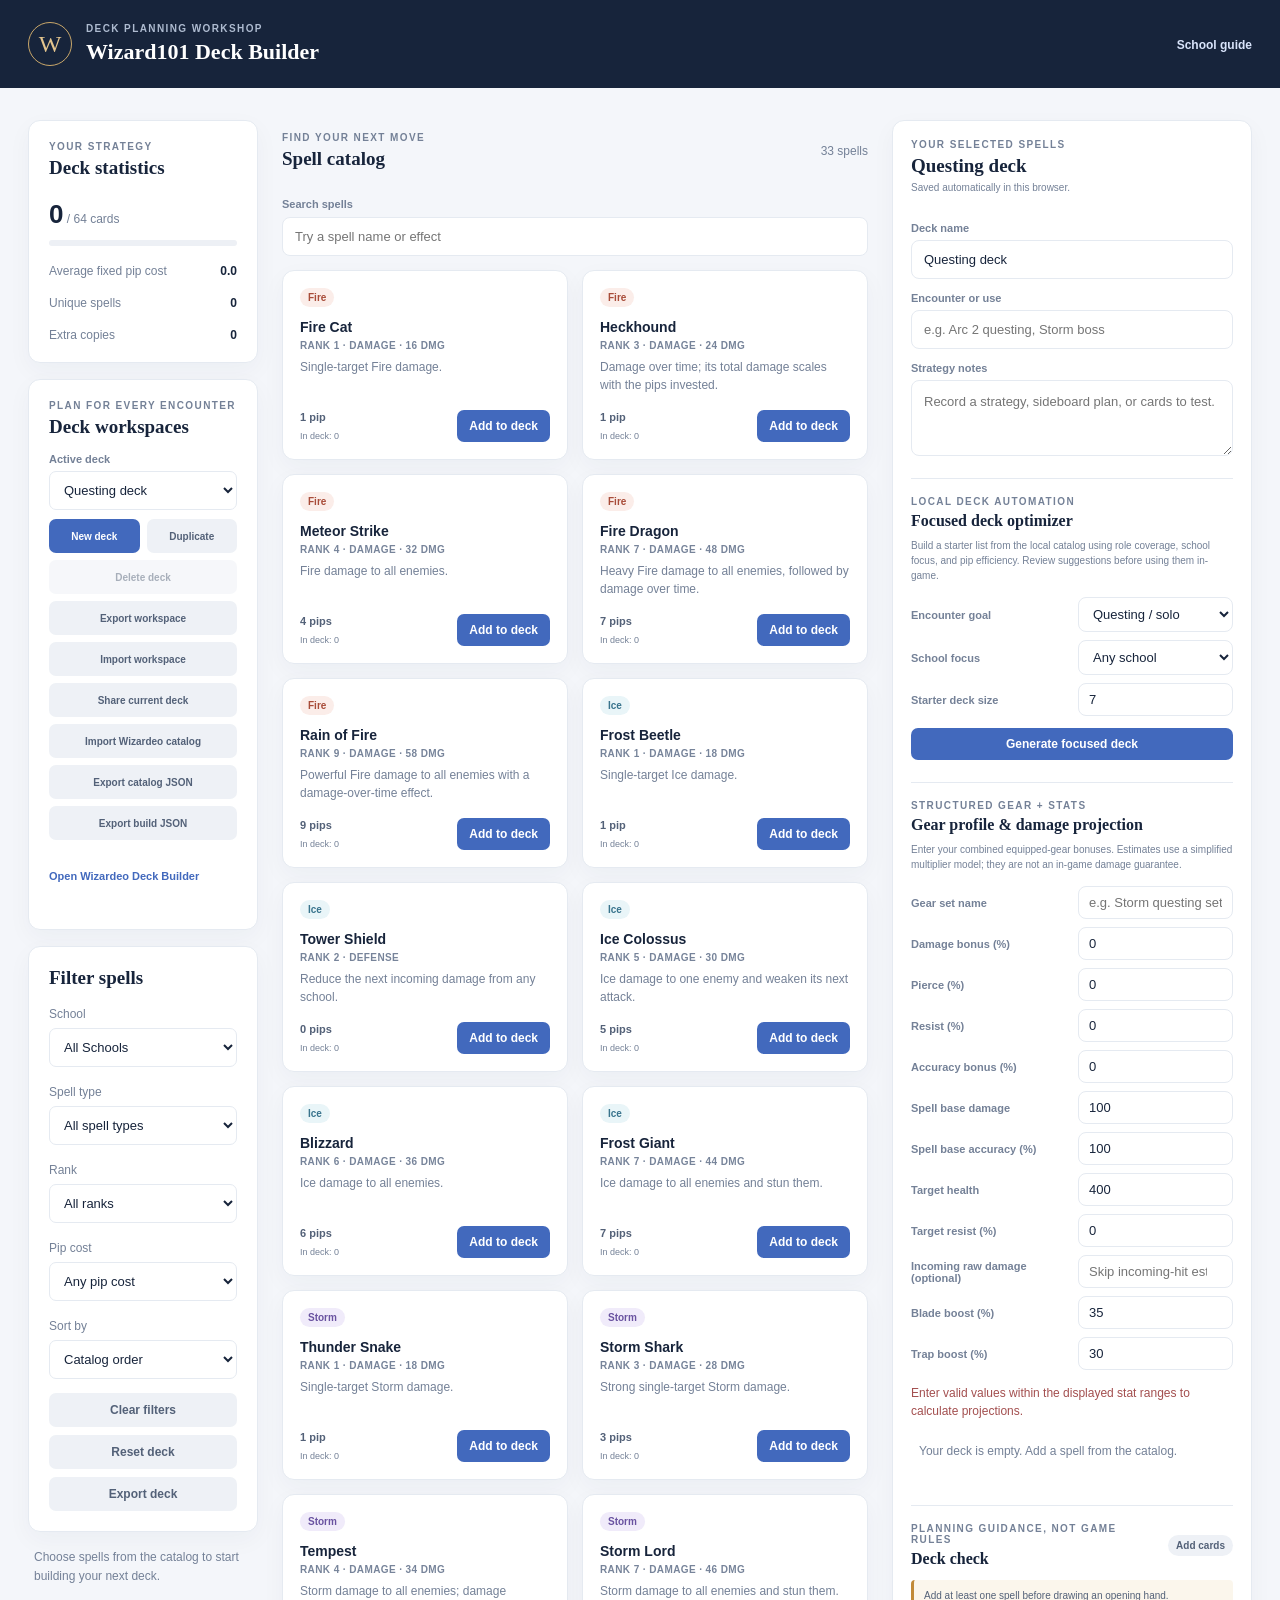
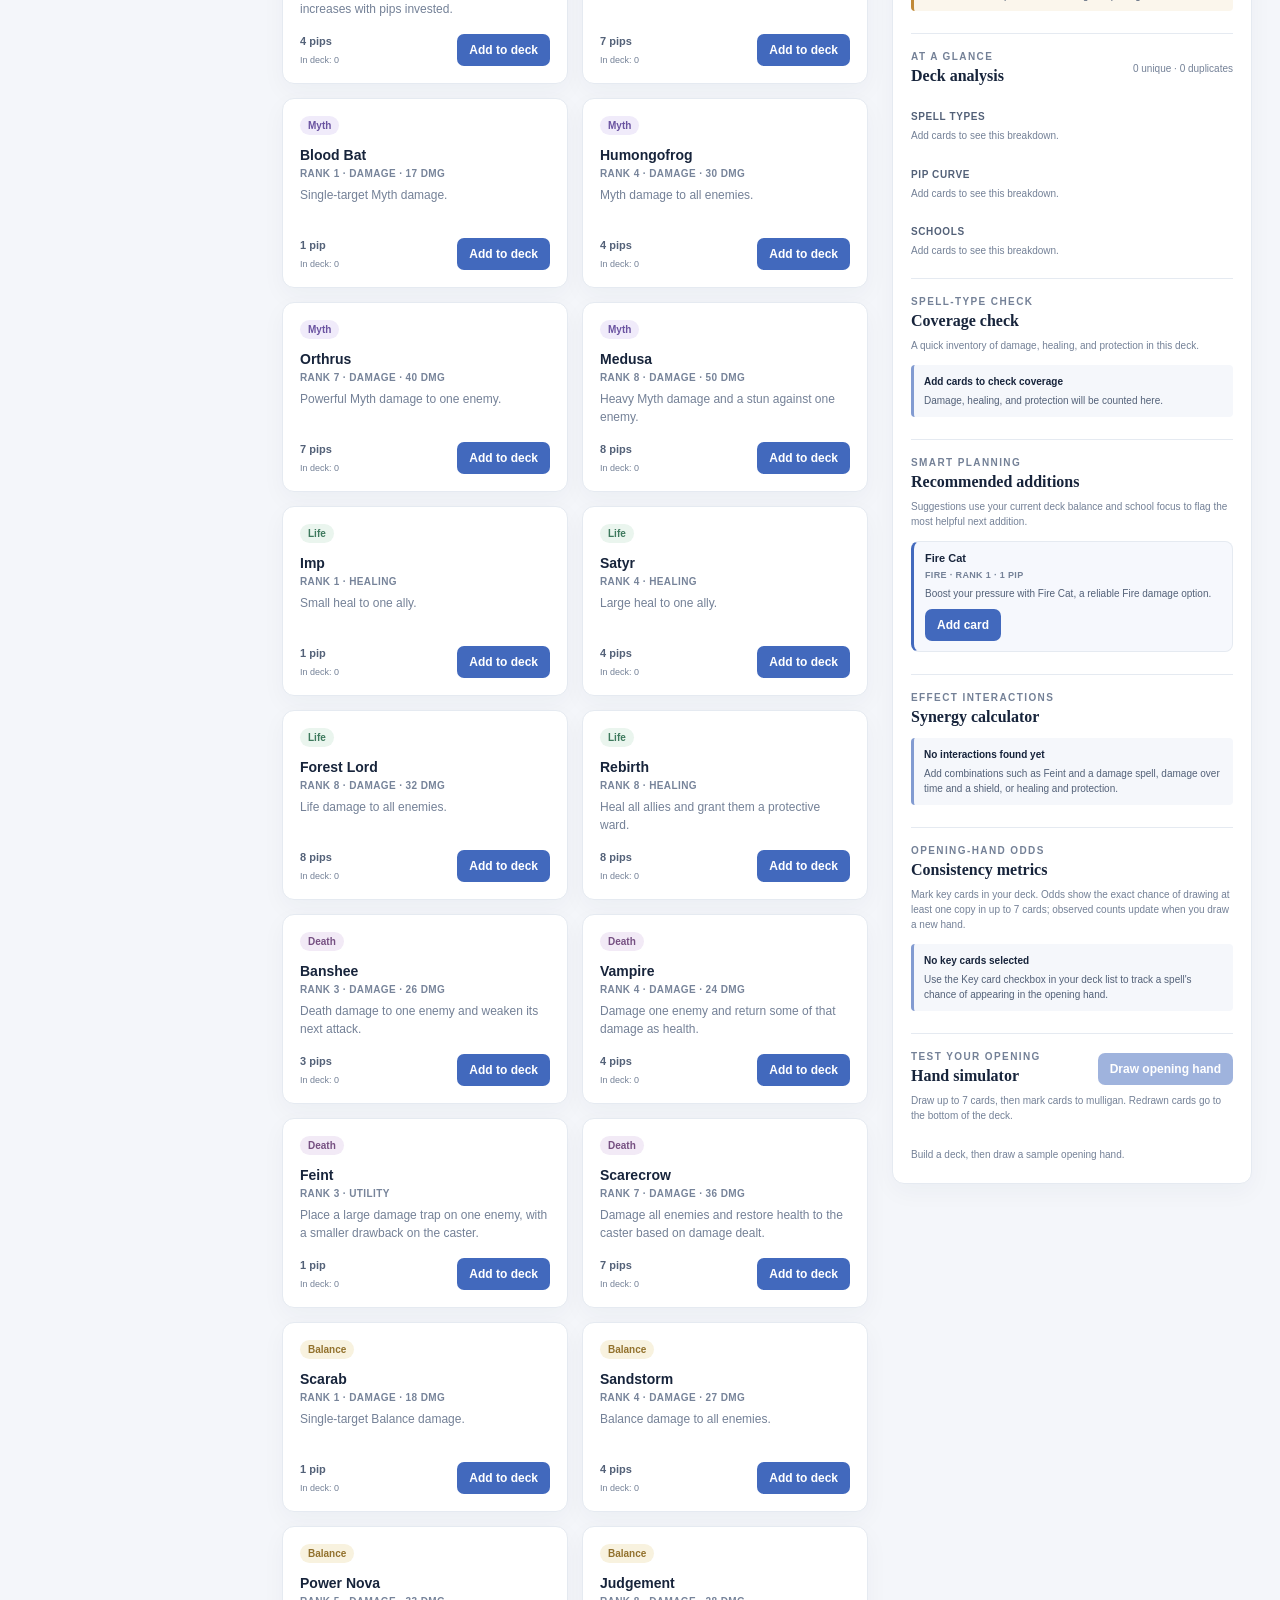
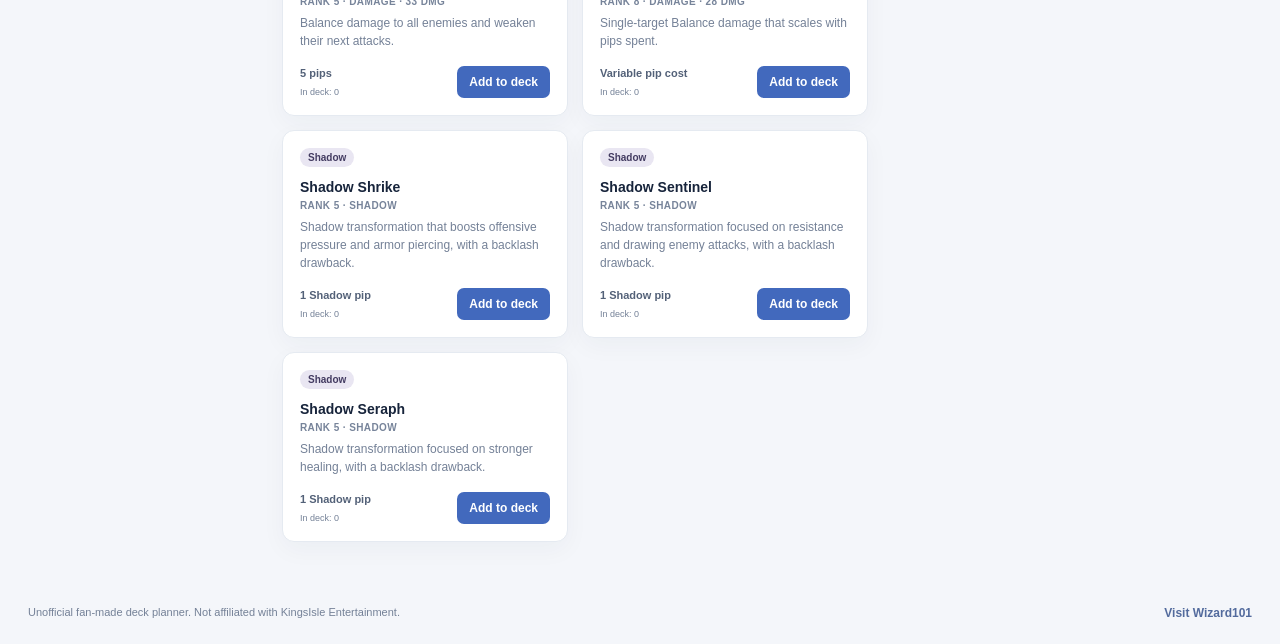
<file: web/index.html>
<!doctype html>
<html lang="en">
<head>
  <meta charset="utf-8">
  <meta name="viewport" content="width=device-width, initial-scale=1">
  <meta name="theme-color" content="#17243b">
  <meta name="description" content="Build and plan a Wizard101 spell deck.">
  <link rel="icon" href="favicon.svg" type="image/svg+xml">
  <link rel="manifest" href="manifest.webmanifest">
  <title>Wizard101 Deck Builder</title>
  <link rel="stylesheet" href="styles.css">
  <script src="app.js" defer></script>
</head>
<body>
  <header class="site-header">
    <div class="brand-mark" aria-hidden="true">W</div>
    <div>
      <p class="eyebrow">Deck planning workshop</p>
      <h1>Wizard101 Deck Builder</h1>
    </div>
    <nav class="header-links" aria-label="Main navigation">
      <a href="schools.html">School guide</a>
    </nav>
  </header>

  <main class="app-layout">
    <aside class="sidebar">
      <section class="stats-card" aria-labelledby="stats-title">
        <p class="eyebrow">Your strategy</p>
        <h2 id="stats-title">Deck statistics</h2>
        <p class="card-count" id="card-count" aria-live="polite">0 <span>/ 64 cards</span></p>
        <div class="progress-track" role="progressbar" aria-label="Deck capacity" aria-valuemin="0" aria-valuemax="64" aria-valuenow="0">
          <div class="progress-fill" id="progress-fill"></div>
        </div>
        <p class="stat-row"><span>Average fixed pip cost</span><strong id="average-pips">0.0</strong></p>
        <p class="stat-row"><span>Unique spells</span><strong id="unique-count">0</strong></p>
        <p class="stat-row"><span>Extra copies</span><strong id="duplicate-count">0</strong></p>
      </section>

      <section class="workspace-card" aria-labelledby="workspace-title">
        <p class="eyebrow">Plan for every encounter</p>
        <h2 id="workspace-title">Deck workspaces</h2>
        <label for="deck-picker">Active deck</label>
        <select id="deck-picker" aria-label="Active deck"></select>
        <div class="workspace-actions">
          <button class="button button-primary" id="new-deck" type="button">New deck</button>
          <button class="button button-secondary" id="duplicate-deck" type="button">Duplicate</button>
          <button class="button button-secondary" id="delete-deck" type="button">Delete deck</button>
        </div>
        <div class="backup-actions">
          <button class="button button-secondary" id="export-backup" type="button">Export workspace</button>
          <button class="button button-secondary" id="import-backup" type="button">Import workspace</button>
          <button class="button button-secondary" id="share-deck" type="button">Share current deck</button>
          <input id="backup-file" type="file" accept="application/json,.json" hidden>
        </div>
        <div class="backup-actions">
          <button class="button button-secondary" id="import-wizardeo" type="button">Import Wizardeo catalog</button>
          <button class="button button-secondary" id="export-catalog" type="button">Export catalog JSON</button>
          <button class="button button-secondary" id="export-deck-json" type="button">Export build JSON</button>
        </div>
        <p class="workspace-status" id="catalog-status" role="status" aria-live="polite"></p>
        <a class="external-tool-link" href="https://tools.wizardeo.eu/deck-builder/" target="_blank" rel="noopener noreferrer">Open Wizardeo Deck Builder</a>
        <p class="workspace-status" id="workspace-status" role="status" aria-live="polite"></p>
      </section>

      <section class="filter-card" aria-labelledby="filter-title">
        <h2 id="filter-title">Filter spells</h2>
        <label for="school-filter">School</label>
        <select id="school-filter">
          <option value="All Schools">All Schools</option>
          <option value="Fire">Fire</option>
          <option value="Ice">Ice</option>
          <option value="Storm">Storm</option>
          <option value="Myth">Myth</option>
          <option value="Life">Life</option>
          <option value="Death">Death</option>
          <option value="Balance">Balance</option>
          <option value="Shadow">Shadow</option>
          <option value="Sun">Sun</option>
          <option value="Moon">Moon</option>
          <option value="Star">Star</option>
          <option value="Astral">Astral</option>
        </select>
        <label for="type-filter">Spell type</label>
        <select id="type-filter">
          <option value="All Types">All spell types</option>
          <option value="Damage">Damage</option>
          <option value="Healing">Healing</option>
          <option value="Defense">Defense</option>
          <option value="Utility">Utility</option>
          <option value="Shadow">Shadow forms</option>
          <option value="Other">Other / imported</option>
        </select>
        <label for="rank-filter">Rank</label>
        <select id="rank-filter">
          <option value="all">All ranks</option>
          <option value="1">Rank 1</option>
          <option value="2">Rank 2</option>
          <option value="3">Rank 3</option>
          <option value="4">Rank 4</option>
          <option value="5">Rank 5</option>
          <option value="6">Rank 6</option>
          <option value="7">Rank 7</option>
          <option value="8">Rank 8</option>
          <option value="9">Rank 9+</option>
        </select>
        <label for="pip-filter">Pip cost</label>
        <select id="pip-filter">
          <option value="all">Any pip cost</option>
          <option value="0">0 pips</option>
          <option value="1">1 pip</option>
          <option value="2">2 pips</option>
          <option value="3">3 pips</option>
          <option value="4">4 pips</option>
          <option value="5">5+ pips</option>
          <option value="variable">Variable pip cost</option>
          <option value="shadow">Shadow pip</option>
        </select>
        <label for="sort-filter">Sort by</label>
        <select id="sort-filter">
          <option value="catalog">Catalog order</option>
          <option value="name">Name (A–Z)</option>
          <option value="rank">Rank (low to high)</option>
          <option value="pips">Pip cost (low to high)</option>
        </select>
        <button class="button button-secondary" id="clear-filters" type="button">Clear filters</button>
        <button class="button button-secondary" id="reset-deck" type="button">Reset deck</button>
        <button class="button button-secondary" id="export-deck" type="button">Export deck</button>
      </section>
      <p class="sidebar-note">Choose spells from the catalog to start building your next deck.</p>
    </aside>

    <section class="catalog-section" aria-labelledby="catalog-title">
      <div class="section-heading">
        <div>
          <p class="eyebrow">Find your next move</p>
          <h2 id="catalog-title">Spell catalog</h2>
        </div>
        <span class="result-count" id="result-count"></span>
      </div>
      <label class="search-label" for="spell-search">Search spells</label>
      <input id="spell-search" class="search-input" type="search" placeholder="Try a spell name or effect" autocomplete="off">
      <div class="spell-grid" id="spell-catalog"></div>
      <p class="empty-state" id="no-results" hidden>No spells match your search and filters. Try changing or clearing a filter.</p>
    </section>

    <section class="deck-section" aria-labelledby="deck-title">
      <div class="section-heading">
        <div>
          <p class="eyebrow">Your selected spells</p>
          <h2 id="deck-title">Current deck</h2>
          <p class="deck-note">Saved automatically in this browser.</p>
        </div>
      </div>
      <div class="deck-details">
        <label for="deck-name">Deck name</label>
        <input id="deck-name" class="search-input" type="text" maxlength="48" autocomplete="off">
        <label for="deck-encounter">Encounter or use</label>
        <input id="deck-encounter" class="search-input" type="text" maxlength="64" placeholder="e.g. Arc 2 questing, Storm boss">
        <label for="deck-notes">Strategy notes</label>
        <textarea id="deck-notes" class="search-input notes-input" maxlength="500" placeholder="Record a strategy, sideboard plan, or cards to test."></textarea>
      </div>
      <section class="deck-tool" aria-labelledby="optimizer-title">
        <div class="tool-heading">
          <div>
            <p class="eyebrow">Local deck automation</p>
            <h3 id="optimizer-title">Focused deck optimizer</h3>
          </div>
        </div>
        <p class="simulator-note">Build a starter list from the local catalog using role coverage, school focus, and pip efficiency. Review suggestions before using them in-game.</p>
        <div class="profile-fields">
          <label for="optimization-goal">Encounter goal</label>
          <select id="optimization-goal" class="search-input">
            <option value="questing">Questing / solo</option>
            <option value="aoe">PvE area damage</option>
            <option value="boss">Boss hitter</option>
            <option value="support">Team support</option>
          </select>
          <label for="optimization-school">School focus</label>
          <select id="optimization-school" class="search-input">
            <option value="Any">Any school</option>
            <option value="Fire">Fire</option>
            <option value="Ice">Ice</option>
            <option value="Storm">Storm</option>
            <option value="Myth">Myth</option>
            <option value="Life">Life</option>
            <option value="Death">Death</option>
            <option value="Balance">Balance</option>
            <option value="Sun">Sun</option>
            <option value="Moon">Moon</option>
            <option value="Star">Star</option>
            <option value="Shadow">Shadow</option>
            <option value="Astral">Astral</option>
          </select>
          <label for="optimization-size">Starter deck size</label>
          <input id="optimization-size" class="search-input" type="number" min="1" max="64" value="7">
        </div>
        <button class="button button-primary" id="optimize-deck" type="button">Generate focused deck</button>
      </section>
      <section class="deck-tool" aria-labelledby="gear-title">
        <div class="tool-heading">
          <div>
            <p class="eyebrow">Structured gear + stats</p>
            <h3 id="gear-title">Gear profile &amp; damage projection</h3>
          </div>
        </div>
        <p class="simulator-note">Enter your combined equipped-gear bonuses. Estimates use a simplified multiplier model; they are not an in-game damage guarantee.</p>
        <div class="profile-fields">
          <label for="gear-name">Gear set name</label>
          <input id="gear-name" class="search-input" type="text" maxlength="48" placeholder="e.g. Storm questing set">
          <label for="gear-damage">Damage bonus (%)</label>
          <input id="gear-damage" class="search-input" type="number" min="0" max="500" value="0">
          <label for="gear-pierce">Pierce (%)</label>
          <input id="gear-pierce" class="search-input" type="number" min="0" max="100" value="0">
          <label for="gear-resist">Resist (%)</label>
          <input id="gear-resist" class="search-input" type="number" min="0" max="100" value="0">
          <label for="gear-accuracy">Accuracy bonus (%)</label>
          <input id="gear-accuracy" class="search-input" type="number" min="0" max="100" value="0">
          <label for="projection-base-damage">Spell base damage</label>
          <input id="projection-base-damage" class="search-input" type="number" min="1" value="100">
          <label for="projection-base-accuracy">Spell base accuracy (%)</label>
          <input id="projection-base-accuracy" class="search-input" type="number" min="0" max="100" value="100">
          <label for="projection-target-health">Target health</label>
          <input id="projection-target-health" class="search-input" type="number" min="1" value="400">
          <label for="projection-target-resist">Target resist (%)</label>
          <input id="projection-target-resist" class="search-input" type="number" min="0" max="100" value="0">
          <label for="projection-incoming-damage">Incoming raw damage (optional)</label>
          <input id="projection-incoming-damage" class="search-input" type="number" min="0" placeholder="Skip incoming-hit estimate">
          <label for="projection-blade">Blade boost (%)</label>
          <input id="projection-blade" class="search-input" type="number" min="0" max="200" value="35">
          <label for="projection-trap">Trap boost (%)</label>
          <input id="projection-trap" class="search-input" type="number" min="0" max="200" value="30">
        </div>
        <div class="projection-result" id="projection-result" role="status" aria-live="polite"></div>
      </section>
      <div class="deck-list" id="deck-list" aria-live="polite"></div>
      <p class="empty-state" id="empty-state">Your deck is empty. Add a spell from the catalog.</p>
      <section class="deck-tool deck-validation" aria-labelledby="validation-title">
        <div class="tool-heading">
          <div>
            <p class="eyebrow">Planning guidance, not game rules</p>
            <h3 id="validation-title">Deck check</h3>
          </div>
          <span class="validation-summary" id="validation-summary"></span>
        </div>
        <ul class="validation-list" id="validation-list" aria-live="polite"></ul>
      </section>
      <section class="deck-tool" aria-labelledby="analysis-title">
        <div class="tool-heading">
          <div>
            <p class="eyebrow">At a glance</p>
            <h3 id="analysis-title">Deck analysis</h3>
          </div>
          <span class="analysis-summary" id="analysis-summary"></span>
        </div>
        <div class="analysis-breakdown" id="analysis-breakdown"></div>
      </section>
      <section class="deck-tool" aria-labelledby="coverage-title">
        <div class="tool-heading">
          <div>
            <p class="eyebrow">Spell-type check</p>
            <h3 id="coverage-title">Coverage check</h3>
          </div>
        </div>
        <p class="simulator-note">A quick inventory of damage, healing, and protection in this deck.</p>
        <div class="coverage-list" id="coverage-list" aria-live="polite"></div>
      </section>
      <section class="deck-tool" aria-labelledby="recommendation-title">
        <div class="tool-heading">
          <div>
            <p class="eyebrow">Smart planning</p>
            <h3 id="recommendation-title">Recommended additions</h3>
          </div>
        </div>
        <p class="simulator-note">Suggestions use your current deck balance and school focus to flag the most helpful next addition.</p>
        <div class="recommendation-list" id="recommendation-list" aria-live="polite"></div>
      </section>
      <section class="deck-tool" aria-labelledby="synergy-title">
        <div class="tool-heading">
          <div>
            <p class="eyebrow">Effect interactions</p>
            <h3 id="synergy-title">Synergy calculator</h3>
          </div>
        </div>
        <div class="synergy-list" id="synergy-list" aria-live="polite"></div>
      </section>
      <section class="deck-tool" aria-labelledby="consistency-title">
        <div class="tool-heading">
          <div>
            <p class="eyebrow">Opening-hand odds</p>
            <h3 id="consistency-title">Consistency metrics</h3>
          </div>
        </div>
        <p class="simulator-note">Mark key cards in your deck. Odds show the exact chance of drawing at least one copy in up to 7 cards; observed counts update when you draw a new hand.</p>
        <div class="consistency-list" id="consistency-list" aria-live="polite"></div>
      </section>
      <section class="deck-tool simulator" aria-labelledby="simulator-title">
        <div class="tool-heading">
          <div>
            <p class="eyebrow">Test your opening</p>
            <h3 id="simulator-title">Hand simulator</h3>
          </div>
          <button class="button button-primary" id="draw-hand" type="button">Draw opening hand</button>
        </div>
        <p class="simulator-note">Draw up to 7 cards, then mark cards to mulligan. Redrawn cards go to the bottom of the deck.</p>
        <div class="hand-list" id="hand-list" aria-live="polite"></div>
        <button class="button button-secondary" id="mulligan-hand" type="button" hidden>Redraw selected cards</button>
        <p class="empty-state hand-empty" id="hand-empty">Build a deck, then draw a sample opening hand.</p>
      </section>
    </section>
  </main>
  <footer class="site-footer">
    <span>Unofficial fan-made deck planner. Not affiliated with KingsIsle Entertainment.</span>
    <a href="https://www.wizard101.com/" target="_blank" rel="noreferrer">Visit Wizard101</a>
  </footer>
</body>
</html>
</file>
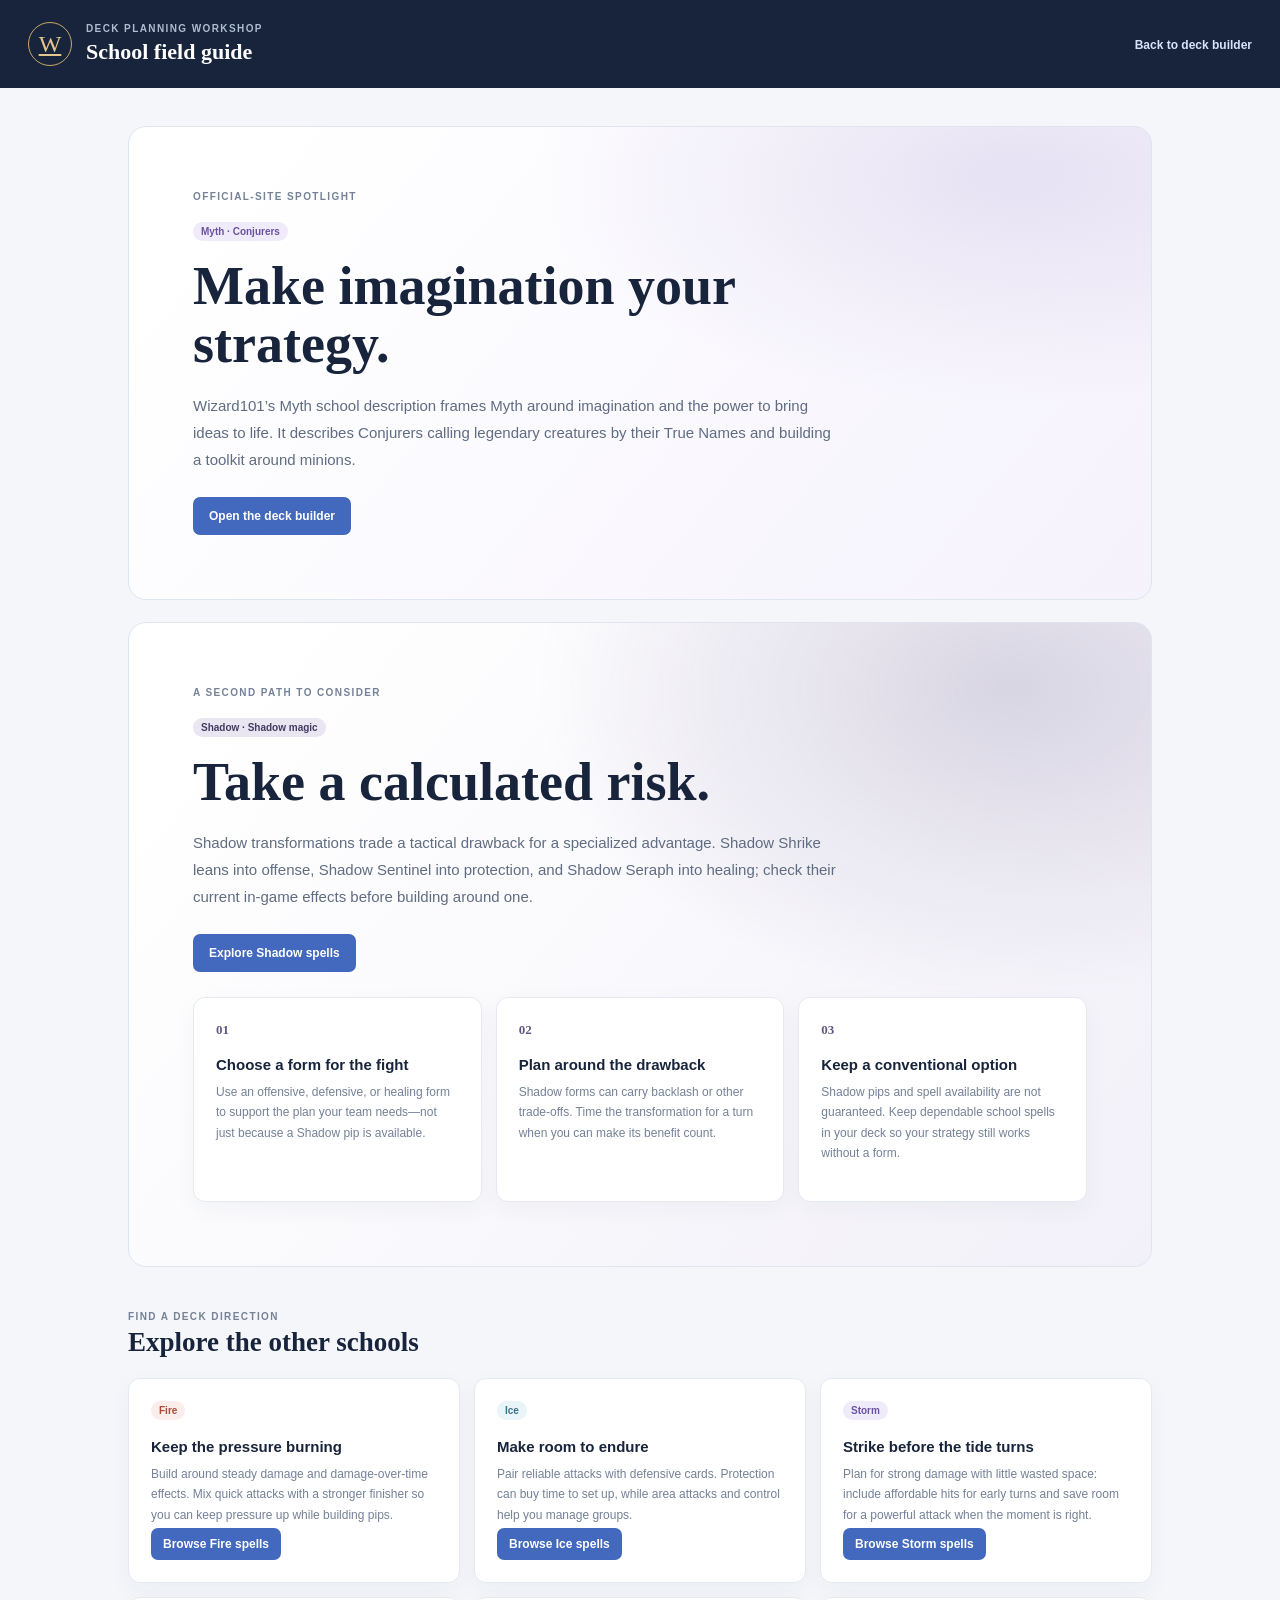
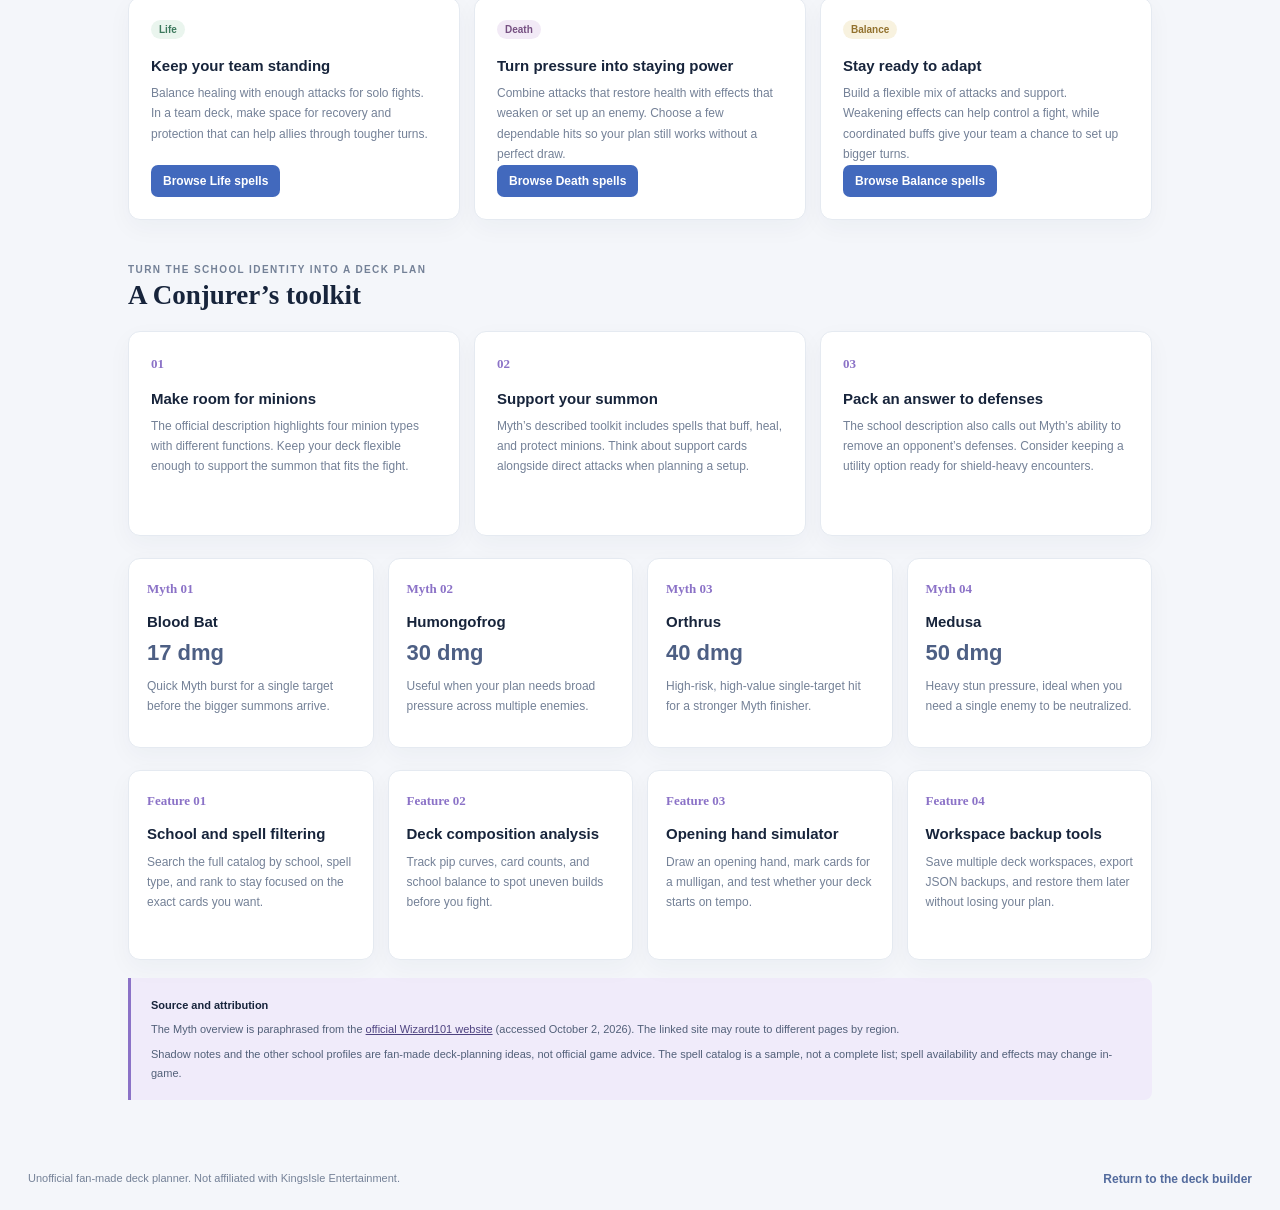
<file: web/schools.html>
<!doctype html>
<html lang="en">
<head>
  <meta charset="utf-8">
  <meta name="viewport" content="width=device-width, initial-scale=1">
  <meta name="theme-color" content="#17243b">
  <meta name="description" content="A fan-made guide to Wizard101's schools with deck-planning tips and links to each school's spells.">
  <link rel="icon" href="favicon.svg" type="image/svg+xml">
  <link rel="manifest" href="manifest.webmanifest">
  <link rel="stylesheet" href="styles.css">
  <link rel="stylesheet" href="schools.css">
  <title>Wizard101 School Guide | Wizard101 Deck Builder</title>
  <script>
    if ("serviceWorker" in navigator && window.location.protocol !== "file:") {
      window.addEventListener("load", () => {
        navigator.serviceWorker.register("service-worker.js")
          .catch((error) => console.error("Could not register the offline app cache.", error));
      });
    }
  </script>
</head>
<body>
  <header class="site-header">
    <a class="brand-mark" href="index.html" aria-label="Back to deck builder">W</a>
    <div>
      <p class="eyebrow">Deck planning workshop</p>
      <h1>School field guide</h1>
    </div>
    <nav class="header-links" aria-label="Main navigation">
      <a href="index.html">Back to deck builder</a>
    </nav>
  </header>

  <main class="guide-layout">
    <section class="guide-hero">
      <p class="eyebrow">Official-site spotlight</p>
      <span class="school-tag school-myth">Myth · Conjurers</span>
      <h2>Make imagination your strategy.</h2>
      <p class="guide-intro">
        Wizard101’s Myth school description frames Myth around imagination and
        the power to bring ideas to life. It describes Conjurers calling legendary
        creatures by their True Names and building a toolkit around minions.
      </p>
      <a class="button button-primary guide-cta" href="index.html">Open the deck builder</a>
    </section>

    <section class="guide-hero shadow-guide" aria-labelledby="shadow-guide-title">
      <p class="eyebrow">A second path to consider</p>
      <span class="school-tag school-shadow">Shadow · Shadow magic</span>
      <h2 id="shadow-guide-title">Take a calculated risk.</h2>
      <p class="guide-intro">
        Shadow transformations trade a tactical drawback for a specialized
        advantage. Shadow Shrike leans into offense, Shadow Sentinel into
        protection, and Shadow Seraph into healing; check their current in-game
        effects before building around one.
      </p>
      <a class="button button-primary guide-cta" href="index.html?school=Shadow">Explore Shadow spells</a>
      <div class="guide-cards shadow-cards">
        <article class="guide-card">
          <span class="guide-number">01</span>
          <h3>Choose a form for the fight</h3>
          <p>Use an offensive, defensive, or healing form to support the plan your team needs—not just because a Shadow pip is available.</p>
        </article>
        <article class="guide-card">
          <span class="guide-number">02</span>
          <h3>Plan around the drawback</h3>
          <p>Shadow forms can carry backlash or other trade-offs. Time the transformation for a turn when you can make its benefit count.</p>
        </article>
        <article class="guide-card">
          <span class="guide-number">03</span>
          <h3>Keep a conventional option</h3>
          <p>Shadow pips and spell availability are not guaranteed. Keep dependable school spells in your deck so your strategy still works without a form.</p>
        </article>
      </div>
    </section>

    <section class="guide-content school-directory" aria-labelledby="school-directory-title">
      <div class="guide-heading">
        <p class="eyebrow">Find a deck direction</p>
        <h2 id="school-directory-title">Explore the other schools</h2>
      </div>
      <div class="guide-cards school-directory-grid">
        <article class="guide-card school-guide-card">
          <span class="school-tag school-fire">Fire</span>
          <h3>Keep the pressure burning</h3>
          <p>Build around steady damage and damage-over-time effects. Mix quick attacks with a stronger finisher so you can keep pressure up while building pips.</p>
          <a class="button button-primary guide-cta" href="index.html?school=Fire">Browse Fire spells</a>
        </article>
        <article class="guide-card school-guide-card">
          <span class="school-tag school-ice">Ice</span>
          <h3>Make room to endure</h3>
          <p>Pair reliable attacks with defensive cards. Protection can buy time to set up, while area attacks and control help you manage groups.</p>
          <a class="button button-primary guide-cta" href="index.html?school=Ice">Browse Ice spells</a>
        </article>
        <article class="guide-card school-guide-card">
          <span class="school-tag school-storm">Storm</span>
          <h3>Strike before the tide turns</h3>
          <p>Plan for strong damage with little wasted space: include affordable hits for early turns and save room for a powerful attack when the moment is right.</p>
          <a class="button button-primary guide-cta" href="index.html?school=Storm">Browse Storm spells</a>
        </article>
        <article class="guide-card school-guide-card">
          <span class="school-tag school-life">Life</span>
          <h3>Keep your team standing</h3>
          <p>Balance healing with enough attacks for solo fights. In a team deck, make space for recovery and protection that can help allies through tougher turns.</p>
          <a class="button button-primary guide-cta" href="index.html?school=Life">Browse Life spells</a>
        </article>
        <article class="guide-card school-guide-card">
          <span class="school-tag school-death">Death</span>
          <h3>Turn pressure into staying power</h3>
          <p>Combine attacks that restore health with effects that weaken or set up an enemy. Choose a few dependable hits so your plan still works without a perfect draw.</p>
          <a class="button button-primary guide-cta" href="index.html?school=Death">Browse Death spells</a>
        </article>
        <article class="guide-card school-guide-card">
          <span class="school-tag school-balance">Balance</span>
          <h3>Stay ready to adapt</h3>
          <p>Build a flexible mix of attacks and support. Weakening effects can help control a fight, while coordinated buffs give your team a chance to set up bigger turns.</p>
          <a class="button button-primary guide-cta" href="index.html?school=Balance">Browse Balance spells</a>
        </article>
      </div>
    </section>

    <section class="guide-content" aria-labelledby="myth-toolkit-title">
      <div class="guide-heading">
        <p class="eyebrow">Turn the school identity into a deck plan</p>
        <h2 id="myth-toolkit-title">A Conjurer’s toolkit</h2>
      </div>
      <div class="guide-cards">
        <article class="guide-card">
          <span class="guide-number">01</span>
          <h3>Make room for minions</h3>
          <p>The official description highlights four minion types with different functions. Keep your deck flexible enough to support the summon that fits the fight.</p>
        </article>
        <article class="guide-card">
          <span class="guide-number">02</span>
          <h3>Support your summon</h3>
          <p>Myth’s described toolkit includes spells that buff, heal, and protect minions. Think about support cards alongside direct attacks when planning a setup.</p>
        </article>
        <article class="guide-card">
          <span class="guide-number">03</span>
          <h3>Pack an answer to defenses</h3>
          <p>The school description also calls out Myth’s ability to remove an opponent’s defenses. Consider keeping a utility option ready for shield-heavy encounters.</p>
        </article>
      </div>
      <div class="spell-damage-grid" aria-label="Myth spell damage reference">
        <article class="spell-damage-card">
          <span class="guide-number">Myth 01</span>
          <h3>Blood Bat</h3>
          <strong>17 dmg</strong>
          <p>Quick Myth burst for a single target before the bigger summons arrive.</p>
        </article>
        <article class="spell-damage-card">
          <span class="guide-number">Myth 02</span>
          <h3>Humongofrog</h3>
          <strong>30 dmg</strong>
          <p>Useful when your plan needs broad pressure across multiple enemies.</p>
        </article>
        <article class="spell-damage-card">
          <span class="guide-number">Myth 03</span>
          <h3>Orthrus</h3>
          <strong>40 dmg</strong>
          <p>High-risk, high-value single-target hit for a stronger Myth finisher.</p>
        </article>
        <article class="spell-damage-card">
          <span class="guide-number">Myth 04</span>
          <h3>Medusa</h3>
          <strong>50 dmg</strong>
          <p>Heavy stun pressure, ideal when you need a single enemy to be neutralized.</p>
        </article>
      </div>
      <div class="feature-grid" aria-label="Additional deck-builder features">
        <article class="feature-card">
          <span class="guide-number">Feature 01</span>
          <h3>School and spell filtering</h3>
          <p>Search the full catalog by school, spell type, and rank to stay focused on the exact cards you want.</p>
        </article>
        <article class="feature-card">
          <span class="guide-number">Feature 02</span>
          <h3>Deck composition analysis</h3>
          <p>Track pip curves, card counts, and school balance to spot uneven builds before you fight.</p>
        </article>
        <article class="feature-card">
          <span class="guide-number">Feature 03</span>
          <h3>Opening hand simulator</h3>
          <p>Draw an opening hand, mark cards for a mulligan, and test whether your deck starts on tempo.</p>
        </article>
        <article class="feature-card">
          <span class="guide-number">Feature 04</span>
          <h3>Workspace backup tools</h3>
          <p>Save multiple deck workspaces, export JSON backups, and restore them later without losing your plan.</p>
        </article>
      </div>
      <aside class="source-note">
        <strong>Source and attribution</strong>
        <p>The Myth overview is paraphrased from the <a href="https://www.wizard101.com/" target="_blank" rel="noreferrer">official Wizard101 website</a> (accessed October 2, 2026). The linked site may route to different pages by region.</p>
        <p>Shadow notes and the other school profiles are fan-made deck-planning ideas, not official game advice. The spell catalog is a sample, not a complete list; spell availability and effects may change in-game.</p>
      </aside>
    </section>
  </main>

  <footer class="site-footer">
    <span>Unofficial fan-made deck planner. Not affiliated with KingsIsle Entertainment.</span>
    <a href="index.html">Return to the deck builder</a>
  </footer>
</body>
</html>
</file>
<file: web/styles.css>
:root {
  color-scheme: light;
  font-family: "Segoe UI", Arial, sans-serif;
  color: #26354b;
  background: #f4f6fa;
  font-synthesis: none;
  text-rendering: optimizeLegibility;
  --navy: #17243b;
  --muted: #748197;
  --line: #e5eaf1;
  --blue: #4269bd;
}

* {
  box-sizing: border-box;
}

body {
  min-width: 320px;
  min-height: 100vh;
  margin: 0;
}

.site-header {
  display: flex;
  align-items: center;
  gap: 14px;
  padding: 22px max(28px, calc((100% - 1440px) / 2));
  color: white;
  background: var(--navy);
}

.header-links {
  margin-left: auto;
}

.header-links a,
.site-footer a {
  color: #d9e4fb;
  font-size: 12px;
  font-weight: 600;
  text-decoration: none;
}

.header-links a:hover,
.site-footer a:hover {
  text-decoration: underline;
}

.brand-mark {
  display: grid;
  width: 44px;
  height: 44px;
  place-items: center;
  border: 1px solid #c9a76a;
  border-radius: 50%;
  color: #e4c58e;
  font-family: Georgia, serif;
  font-size: 24px;
}

.site-header h1,
h2,
h3,
p {
  margin: 0;
}

.site-header h1 {
  font-family: Georgia, serif;
  font-size: 22px;
  font-weight: 600;
}

.eyebrow {
  margin-bottom: 5px;
  color: var(--muted);
  font-size: 10px;
  font-weight: 700;
  letter-spacing: 0.14em;
  text-transform: uppercase;
}

.site-header .eyebrow {
  color: #aebbd0;
}

.app-layout {
  display: grid;
  grid-template-columns: 230px minmax(340px, 1fr) minmax(290px, 360px);
  gap: 24px;
  max-width: 1440px;
  margin: 0 auto;
  padding: 32px 28px 48px;
}

.sidebar {
  align-self: start;
}

.stats-card,
.workspace-card,
.filter-card,
.spell-card,
.deck-section {
  border: 1px solid var(--line);
  border-radius: 12px;
  background: white;
  box-shadow: 0 8px 24px rgb(31 48 78 / 4%);
}

.stats-card,
.workspace-card,
.filter-card {
  padding: 20px;
}

.stats-card h2,
.workspace-card h2,
.filter-card h2,
.section-heading h2 {
  color: var(--navy);
  font-family: Georgia, serif;
  font-size: 19px;
}

.card-count {
  margin-top: 20px;
  color: var(--navy);
  font-size: 26px;
  font-weight: 700;
}

.card-count span {
  color: var(--muted);
  font-size: 12px;
  font-weight: 500;
}

.progress-track {
  height: 6px;
  margin-top: 10px;
  overflow: hidden;
  border-radius: 6px;
  background: #edf0f5;
}

.progress-fill {
  width: 0;
  height: 100%;
  border-radius: inherit;
  background: linear-gradient(90deg, #4269bd, #8b72c7);
  transition: width 180ms ease;
}

.stat-row {
  display: flex;
  justify-content: space-between;
  margin-top: 18px;
  color: var(--muted);
  font-size: 12px;
}

.stat-row strong {
  color: var(--navy);
}

.filter-card {
  margin-top: 16px;
}

.workspace-card {
  margin-top: 16px;
}

.workspace-card h2 {
  margin-bottom: 15px;
}

.workspace-card label,
.deck-details label {
  display: block;
  margin: 13px 0 6px;
  color: var(--muted);
  font-size: 11px;
  font-weight: 600;
}

.workspace-actions,
.backup-actions {
  display: grid;
  grid-template-columns: repeat(2, minmax(0, 1fr));
  gap: 7px;
  margin-top: 9px;
}

.workspace-actions .button,
.backup-actions .button {
  width: 100%;
  min-height: 34px;
  margin: 0;
  padding: 7px;
  font-size: 10px;
}

.workspace-actions #delete-deck {
  grid-column: 1 / -1;
}

.backup-actions {
  grid-template-columns: 1fr;
  margin-top: 7px;
}

.external-tool-link {
  display: inline-block;
  margin-top: 5px;
  color: var(--blue);
  font-size: 11px;
  font-weight: 600;
  text-decoration: none;
}

.external-tool-link:hover {
  text-decoration: underline;
}

.workspace-status {
  min-height: 15px;
  margin-top: 10px;
  color: #39745a;
  font-size: 10px;
  line-height: 1.45;
}

.workspace-status.status-error {
  color: #a34f4f;
}

.filter-card .button-secondary + .button-secondary {
  margin-top: 8px;
}

.filter-card label {
  display: block;
  margin: 18px 0 7px;
  color: var(--muted);
  font-size: 12px;
}

select {
  width: 100%;
  padding: 10px;
  border: 1px solid var(--line);
  border-radius: 7px;
  color: var(--navy);
  background: #fff;
  font: inherit;
  font-size: 13px;
}

.button {
  border: 0;
  border-radius: 7px;
  cursor: pointer;
  font: inherit;
  font-size: 12px;
  font-weight: 600;
  transition: background-color 150ms ease, transform 150ms ease;
}

.button:not(:disabled):hover {
  transform: translateY(-1px);
}

.button:disabled {
  cursor: not-allowed;
  opacity: 0.5;
}

.button-primary {
  padding: 9px 12px;
  color: white;
  background: var(--blue);
}

.button-primary:hover {
  background: #3457a2;
}

.button-secondary {
  width: 100%;
  margin-top: 14px;
  padding: 10px;
  color: #536178;
  background: #eef1f6;
}

.button-secondary:hover {
  background: #e2e7ef;
}

.sidebar-note {
  padding: 16px 6px;
  color: var(--muted);
  font-size: 12px;
  line-height: 1.6;
}

.catalog-section {
  min-width: 0;
}

.section-heading {
  display: flex;
  min-height: 62px;
  align-items: center;
  justify-content: space-between;
  margin-bottom: 16px;
}

.result-count {
  color: var(--muted);
  font-size: 12px;
}

.search-label {
  display: block;
  margin-bottom: 7px;
  color: var(--muted);
  font-size: 11px;
  font-weight: 600;
}

.search-input {
  width: 100%;
  margin-bottom: 14px;
  padding: 11px 12px;
  border: 1px solid var(--line);
  border-radius: 8px;
  color: var(--navy);
  background: white;
  font: inherit;
  font-size: 13px;
}

.search-input:focus,
select:focus,
textarea:focus {
  border-color: #829bd1;
  outline: 3px solid rgb(66 105 189 / 14%);
}

.spell-grid {
  display: grid;
  grid-template-columns: repeat(auto-fit, minmax(220px, 1fr));
  gap: 14px;
}

.spell-card {
  display: flex;
  min-height: 190px;
  flex-direction: column;
  align-items: flex-start;
  padding: 17px;
  transition: border-color 150ms ease, box-shadow 150ms ease, transform 150ms ease;
}

.spell-card:hover {
  transform: translateY(-2px);
  border-color: #cbd7eb;
  box-shadow: 0 12px 28px rgb(31 48 78 / 9%);
}

.school-tag {
  padding: 4px 8px;
  border-radius: 20px;
  color: #405776;
  background: #eaf0f7;
  font-size: 10px;
  font-weight: 700;
}

.school-fire {
  color: #a84c39;
  background: #fbede9;
}

.school-ice {
  color: #39748d;
  background: #e9f5f8;
}

.school-storm {
  color: #6952a0;
  background: #f0ebfa;
}

.school-life {
  color: #3d795d;
  background: #eaf5ee;
}

.school-death {
  color: #765082;
  background: #f2eaf6;
}

.school-balance {
  color: #92712d;
  background: #f8f2df;
}

.school-myth {
  color: #6952a0;
  background: #f0ebfa;
}

.school-shadow {
  color: #433b61;
  background: #e9e6f2;
}

.spell-card h3,
.deck-card h3 {
  margin-top: 12px;
  color: var(--navy);
  font-size: 14px;
}

.spell-meta {
  margin-top: 5px;
  color: #77849a;
  font-size: 10px;
  font-weight: 700;
  letter-spacing: 0.04em;
  text-transform: uppercase;
}

.spell-description {
  margin-top: 7px;
  color: var(--muted);
  font-size: 12px;
  line-height: 1.5;
}

.spell-source-link {
  display: inline-block;
  margin-top: 5px;
  color: var(--blue);
  font-size: 11px;
  font-weight: 600;
}

.spell-footer {
  display: grid;
  width: 100%;
  grid-template-columns: minmax(0, 1fr) auto;
  align-items: center;
  gap: 5px 8px;
  margin-top: auto;
  padding-top: 16px;
}

.spell-footer .in-deck-count {
  grid-column: 1;
  color: var(--muted);
  font-size: 9px;
}

.spell-footer .button {
  grid-column: 2;
  grid-row: 1 / span 2;
  white-space: nowrap;
}

.pip-cost {
  color: #536178;
  font-size: 11px;
  font-weight: 600;
}

.deck-section {
  align-self: start;
  min-height: 250px;
  padding: 18px;
}

.deck-details {
  display: grid;
  grid-template-columns: 1fr;
  margin: 0 0 14px;
}

.deck-details .search-input {
  margin: 0;
}

.notes-input {
  min-height: 76px;
  resize: vertical;
  line-height: 1.5;
}

.deck-section .section-heading {
  min-height: auto;
}

.deck-note {
  margin-top: 5px;
  color: var(--muted);
  font-size: 10px;
}

.deck-list {
  display: grid;
  max-height: 460px;
  overflow-y: auto;
  gap: 9px;
}

.deck-card {
  display: flex;
  align-items: center;
  justify-content: space-between;
  gap: 8px;
  padding: 11px;
  border: 1px solid var(--line);
  border-radius: 8px;
}

.deck-card > div {
  min-width: 0;
}

.deck-card h3 {
  margin: 0;
  font-size: 12px;
}

.deck-card p {
  margin-top: 4px;
  color: var(--muted);
  font-size: 10px;
}

.key-card-toggle {
  display: inline-flex;
  align-items: center;
  gap: 5px;
  margin-top: 7px;
  color: #536178;
  font-size: 10px;
  cursor: pointer;
}

.key-card-toggle input {
  width: auto;
  margin: 0;
  accent-color: var(--blue);
}

.remove-button {
  flex-shrink: 0;
  padding: 6px 8px;
  border: 0;
  border-radius: 6px;
  color: #a34f4f;
  background: #fbefef;
  cursor: pointer;
  font: inherit;
  font-size: 10px;
}

.remove-button:hover {
  background: #f7e1e1;
}

.empty-state {
  padding: 22px 8px;
  color: var(--muted);
  font-size: 12px;
  line-height: 1.6;
}

.empty-state[hidden] {
  display: none;
}

.deck-tool {
  margin-top: 22px;
  padding-top: 17px;
  border-top: 1px solid var(--line);
}

.profile-fields {
  display: grid;
  grid-template-columns: minmax(120px, 1fr) minmax(100px, 1fr);
  align-items: center;
  gap: 8px 12px;
  margin-top: 14px;
}

.profile-fields label {
  color: var(--muted);
  font-size: 11px;
  font-weight: 600;
}

.profile-fields .search-input {
  margin: 0;
  padding: 8px 10px;
}

#optimize-deck {
  width: 100%;
  margin-top: 12px;
}

.projection-result {
  display: grid;
  gap: 6px;
  margin-top: 14px;
  color: #536178;
  font-size: 12px;
  line-height: 1.5;
}

.projection-result strong {
  color: var(--navy);
}

.projection-result.status-error {
  color: #a34f4f;
}

.tool-heading {
  display: flex;
  align-items: center;
  justify-content: space-between;
  gap: 10px;
}

.tool-heading h3 {
  color: var(--navy);
  font-family: Georgia, serif;
  font-size: 16px;
}

.analysis-summary,
.simulator-note {
  color: var(--muted);
  font-size: 10px;
}

.analysis-breakdown {
  display: grid;
  gap: 14px;
  margin-top: 13px;
}

.analysis-group h4 {
  margin-bottom: 8px;
  color: #536178;
  font-size: 10px;
  letter-spacing: 0.06em;
  text-transform: uppercase;
}

.analysis-row {
  display: grid;
  grid-template-columns: 78px minmax(20px, 1fr) 22px;
  align-items: center;
  gap: 8px;
  margin-top: 6px;
  color: #59677d;
  font-size: 10px;
}

.analysis-row strong {
  color: var(--navy);
  text-align: right;
}

.analysis-bar {
  height: 6px;
  overflow: hidden;
  border-radius: 6px;
  background: #edf0f5;
}

.analysis-bar span {
  display: block;
  height: 100%;
  border-radius: inherit;
  background: linear-gradient(90deg, #4269bd, #8b72c7);
}

.analysis-empty {
  color: var(--muted);
  font-size: 10px;
}

.coverage-list,
.recommendation-list,
.synergy-list,
.consistency-list {
  display: grid;
  gap: 7px;
  margin-top: 12px;
}

.recommendation-card {
  display: grid;
  gap: 6px;
  padding: 10px 11px;
  border: 1px solid var(--line);
  border-left: 3px solid #4269bd;
  border-radius: 8px;
  background: #f6f8fd;
}

.recommendation-card strong {
  color: var(--navy);
  font-size: 11px;
}

.recommendation-meta {
  color: var(--muted);
  font-size: 9px;
  font-weight: 700;
  letter-spacing: 0.04em;
  text-transform: uppercase;
}

.recommendation-card span:not(.recommendation-meta) {
  color: #536178;
  font-size: 10px;
  line-height: 1.5;
}

.recommendation-card .button {
  justify-self: start;
  margin-top: 2px;
}

.insight-item {
  display: grid;
  gap: 4px;
  padding: 9px 10px;
  border-left: 3px solid #829bd1;
  border-radius: 4px;
  color: #536178;
  background: #f5f7fb;
  font-size: 10px;
  line-height: 1.5;
}

.insight-item strong {
  color: var(--navy);
  font-size: 10px;
}

.insight-success {
  border-left-color: #4c9a70;
  background: #eff8f2;
}

.insight-warning {
  border-left-color: #c18a38;
  background: #fbf6ec;
}

.insight-info {
  border-left-color: #829bd1;
}

.validation-summary {
  padding: 5px 8px;
  border-radius: 20px;
  color: #536178;
  background: #eef1f6;
  font-size: 10px;
  font-weight: 700;
  white-space: nowrap;
}

.validation-list {
  display: grid;
  gap: 7px;
  margin: 12px 0 0;
  padding: 0;
  list-style: none;
}

.validation-item {
  padding: 8px 10px;
  border-left: 3px solid #829bd1;
  border-radius: 4px;
  color: #536178;
  background: #f5f7fb;
  font-size: 10px;
  line-height: 1.5;
}

.validation-success {
  border-left-color: #4c9a70;
  background: #eff8f2;
}

.validation-warning {
  border-left-color: #c18a38;
  background: #fbf6ec;
}

.validation-info {
  border-left-color: #829bd1;
}

.simulator .tool-heading {
  align-items: flex-end;
}

.simulator .tool-heading .button {
  flex-shrink: 0;
}

.simulator-note {
  margin-top: 8px;
  line-height: 1.5;
}

.hand-list {
  display: grid;
  grid-template-columns: repeat(2, minmax(0, 1fr));
  gap: 7px;
  margin-top: 12px;
}

.hand-card {
  display: grid;
  min-width: 0;
  gap: 4px;
  padding: 9px;
  border: 1px solid var(--line);
  border-radius: 8px;
  color: var(--navy);
  background: #fff;
  cursor: pointer;
  font: inherit;
  text-align: left;
}

.hand-card:hover,
.hand-card.is-mulligan {
  border-color: #d1a2a2;
  background: #fff6f5;
}

.hand-card strong {
  overflow: hidden;
  font-size: 10px;
  text-overflow: ellipsis;
  white-space: nowrap;
}

.hand-card > span {
  color: var(--muted);
  font-size: 9px;
}

.hand-card .hand-action {
  color: #39745a;
  font-size: 9px;
  font-weight: 700;
}

.hand-card.is-mulligan .hand-action {
  color: #a34f4f;
}

.simulator > .button-secondary {
  margin-top: 9px;
}

.hand-empty {
  padding: 12px 0 2px;
  font-size: 10px;
}

.site-footer {
  display: flex;
  justify-content: space-between;
  gap: 16px;
  max-width: 1440px;
  margin: 0 auto;
  padding: 16px 28px 24px;
  color: var(--muted);
  font-size: 11px;
}

.site-footer a {
  color: #536b9d;
  white-space: nowrap;
}

@media (max-width: 1050px) {
  .app-layout {
    grid-template-columns: 220px minmax(0, 1fr);
  }

  .deck-section {
    grid-column: 2;
  }
}

@media (max-width: 700px) {
  .site-header {
    padding: 18px 20px;
  }

  .site-header h1 {
    font-size: 18px;
  }

  .header-links a {
    font-size: 11px;
  }

  .app-layout {
    grid-template-columns: 1fr;
    gap: 18px;
    padding: 20px;
  }

  .deck-section {
    grid-column: auto;
  }

  .sidebar {
    display: grid;
    grid-template-columns: repeat(2, minmax(0, 1fr));
    align-items: start;
    gap: 12px;
  }

  .filter-card {
    margin-top: 0;
  }

  .sidebar-note {
    display: none;
  }
}

@media (max-width: 460px) {
  .sidebar {
    grid-template-columns: 1fr;
  }

  .spell-grid {
    grid-template-columns: 1fr;
  }

  .site-footer {
    flex-direction: column;
    padding: 12px 20px 22px;
  }
}
</file>
<file: web/schools.css>
.guide-layout {
  max-width: 1080px;
  margin: 0 auto;
  padding: 38px 28px 56px;
}

.guide-hero {
  position: relative;
  overflow: hidden;
  padding: clamp(28px, 6vw, 64px);
  border: 1px solid #dfe5ef;
  border-radius: 18px;
  background:
    radial-gradient(ellipse at 86% 10%, rgb(141 120 196 / 17%), transparent 38%),
    linear-gradient(130deg, #fff 10%, #f5f2fc 100%);
}

.guide-hero .school-tag {
  display: inline-block;
  margin: 15px 0 16px;
}

.school-myth {
  color: #6952a0;
  background: #f0ebfa;
}

.shadow-guide {
  margin-top: 22px;
  background:
    radial-gradient(ellipse at 86% 10%, rgb(83 70 126 / 19%), transparent 38%),
    linear-gradient(130deg, #fff 10%, #f2f0f8 100%);
}

.shadow-guide .guide-number {
  color: #615780;
}

.shadow-cards {
  margin-top: 25px;
}

.school-directory {
  padding-top: 34px;
}

.school-directory-grid {
  grid-template-columns: repeat(3, minmax(0, 1fr));
}

.school-guide-card {
  display: flex;
  flex-direction: column;
}

.school-guide-card .school-tag {
  align-self: flex-start;
}

.school-guide-card h3 {
  margin-top: 14px;
}

.school-guide-card .guide-cta {
  align-self: flex-start;
  margin-top: auto;
  padding: 9px 12px;
}

.guide-hero h2 {
  max-width: 600px;
  color: var(--navy);
  font-family: Georgia, serif;
  font-size: clamp(32px, 5vw, 54px);
  line-height: 1.08;
}

.guide-intro {
  max-width: 650px;
  margin-top: 18px;
  color: #5f6c81;
  font-size: 15px;
  line-height: 1.8;
}

.guide-cta {
  display: inline-block;
  margin-top: 24px;
  padding: 12px 16px;
  text-decoration: none;
}

.guide-content {
  padding-top: 44px;
}

.guide-heading {
  margin-bottom: 20px;
}

.guide-heading h2 {
  color: var(--navy);
  font-family: Georgia, serif;
  font-size: 27px;
}

.guide-cards {
  display: grid;
  grid-template-columns: repeat(3, minmax(0, 1fr));
  gap: 14px;
}

.guide-card {
  min-height: 205px;
  padding: 22px;
  border: 1px solid var(--line);
  border-radius: 12px;
  background: white;
  box-shadow: 0 8px 24px rgb(31 48 78 / 4%);
}

.guide-number {
  color: #8b72c7;
  font-family: Georgia, serif;
  font-size: 13px;
  font-weight: 700;
}

.guide-card h3 {
  margin-top: 18px;
  color: var(--navy);
  font-size: 15px;
}

.guide-card p {
  margin-top: 9px;
  color: var(--muted);
  font-size: 12px;
  line-height: 1.7;
}

.spell-damage-grid,
.feature-grid {
  display: grid;
  grid-template-columns: repeat(4, minmax(0, 1fr));
  gap: 14px;
  margin-top: 22px;
}

.spell-damage-card,
.feature-card {
  min-height: 190px;
  padding: 20px 18px;
  border: 1px solid var(--line);
  border-radius: 12px;
  background: white;
  box-shadow: 0 8px 24px rgb(31 48 78 / 4%);
}

.spell-damage-card h3,
.feature-card h3 {
  margin-top: 16px;
  color: var(--navy);
  font-size: 15px;
}

.spell-damage-card strong {
  display: block;
  margin-top: 10px;
  color: #4d5f84;
  font-size: 22px;
}

.spell-damage-card p,
.feature-card p {
  margin-top: 10px;
  color: var(--muted);
  font-size: 12px;
  line-height: 1.7;
}

.source-note {
  margin-top: 18px;
  padding: 18px 20px;
  border-left: 3px solid #8b72c7;
  border-radius: 0 8px 8px 0;
  background: #f0ebfa;
  color: #526079;
  font-size: 11px;
  line-height: 1.7;
}

.source-note strong {
  color: var(--navy);
}

.source-note p {
  margin-top: 6px;
}

.source-note a {
  color: #4e4380;
}

@media (max-width: 760px) {
  .guide-layout {
    padding: 22px 20px 38px;
  }

  .guide-cards,
  .spell-damage-grid,
  .feature-grid {
    grid-template-columns: 1fr;
  }

  .guide-card,
  .spell-damage-card,
  .feature-card {
    min-height: auto;
  }
}
</file>
